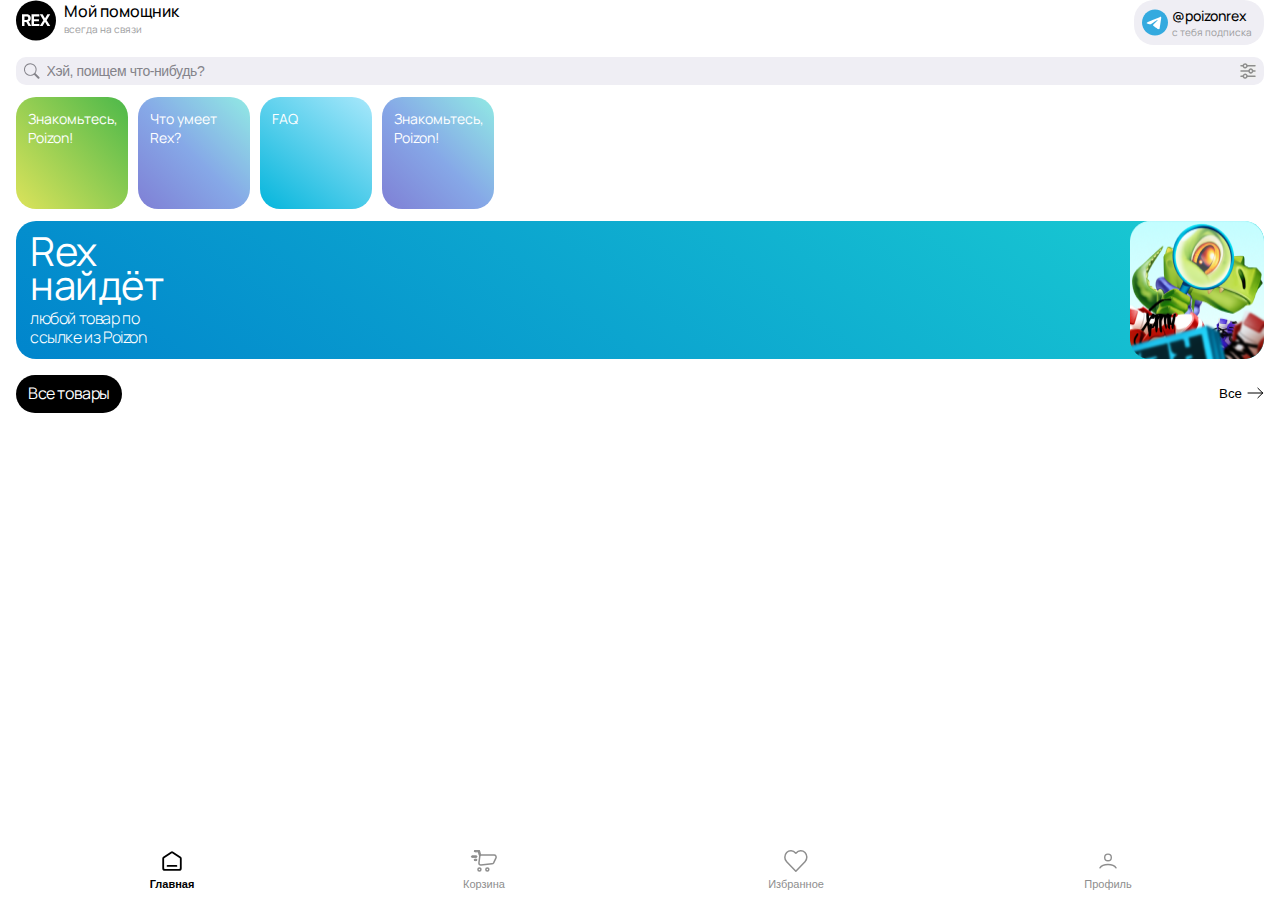
<file: index.html>
<!DOCTYPE html>
<html lang="en">
    <head>
        <meta charset="UTF-8" />
        <meta name="viewport" content="width=device-width; initial-scale=1 user-scalable=no" />

        <title>Poizen Rex</title>

        <link rel="stylesheet" href="assets/css/style.css" />

        <script src="https://telegram.org/js/telegram-web-app.js"></script>
    </head>

    <body>
        <div class="bottom-nav">
            <div class="container">
                <div class="tab-box">
                    <button class="tab-btn active">
                        <svg
                            xmlns="http://www.w3.org/2000/svg"
                            width="24"
                            height="24"
                            viewBox="0 0 25 24"
                            fill="none"
                        >
                            <path
                                d="M7.69999 17.4H17.3M11.7582 2.62527L3.4382 8.25179C3.10054 8.48014 2.89999 8.84979 2.89999 9.24381V19.7741C2.89999 20.7825 3.75961 21.6 4.81999 21.6H20.18C21.2404 21.6 22.1 20.7825 22.1 19.7741V9.24381C22.1 8.84979 21.8994 8.48014 21.5618 8.25179L13.2418 2.62527C12.7977 2.32494 12.2023 2.32494 11.7582 2.62527Z"
                                stroke="black"
                                stroke-width="2"
                                stroke-linecap="round"
                                stroke-linejoin="round"
                            />
                        </svg>
                        Главная
                    </button>
                    <button class="tab-btn">
                        <svg
                            xmlns="http://www.w3.org/2000/svg"
                            width="24"
                            height="24"
                            viewBox="0 0 26 22"
                            fill="none"
                        >
                            <path
                                fill-rule="evenodd"
                                clip-rule="evenodd"
                                d="M9.90857 19.4032C9.90702 20.22 9.24389 20.881 8.42711 20.8799C7.61032 20.8789 6.94888 20.2162 6.9494 19.3994C6.94992 18.5826 7.6122 17.9208 8.42899 17.9208C8.82177 17.9212 9.19832 18.0775 9.4758 18.3555C9.75327 18.6336 9.90895 19.0104 9.90857 19.4032V19.4032Z"
                                stroke="#8E8E8E"
                                stroke-width="1.5"
                                stroke-linecap="round"
                                stroke-linejoin="round"
                            />
                            <path
                                fill-rule="evenodd"
                                clip-rule="evenodd"
                                d="M17.7994 19.4032C17.7978 20.22 17.1347 20.881 16.3179 20.8799C15.5011 20.8789 14.8397 20.2162 14.8402 19.3994C14.8407 18.5826 15.503 17.9208 16.3198 17.9208C16.7126 17.9212 17.0891 18.0775 17.3666 18.3555C17.6441 18.6336 17.7998 19.0104 17.7994 19.4032V19.4032Z"
                                stroke="#8E8E8E"
                                stroke-width="1.5"
                                stroke-linecap="round"
                                stroke-linejoin="round"
                            />
                            <path
                                fill-rule="evenodd"
                                clip-rule="evenodd"
                                d="M23.191 5.07324H8.92175L7.93347 12.9794C7.93347 14.0711 8.8184 14.956 9.91002 14.956L20.9321 13.8265C21.6262 13.8262 22.2693 13.4618 22.6263 12.8665L24.8852 8.0663C25.2513 7.45581 25.2608 6.69563 24.9102 6.07615C24.5595 5.45666 23.9029 5.07358 23.191 5.07324Z"
                                stroke="#8E8E8E"
                                stroke-width="1.5"
                                stroke-linecap="round"
                                stroke-linejoin="round"
                            />
                            <path
                                d="M5.21011 7.36068C5.62432 7.36068 5.96011 7.02489 5.96011 6.61068C5.96011 6.19646 5.62432 5.86068 5.21011 5.86068V7.36068ZM1.16666 5.86068C0.752443 5.86068 0.416656 6.19646 0.416656 6.61068C0.416656 7.02489 0.752443 7.36068 1.16666 7.36068V5.86068ZM5.21004 10.6545C5.62425 10.6545 5.96004 10.3187 5.96004 9.90446C5.96004 9.49025 5.62425 9.15446 5.21004 9.15446V10.6545ZM3.89422 9.15446C3.48001 9.15446 3.14422 9.49025 3.14422 9.90446C3.14422 10.3187 3.48001 10.6545 3.89422 10.6545V9.15446ZM8.19408 5.25467C8.29433 5.65657 8.7014 5.90111 9.1033 5.80086C9.5052 5.70061 9.74974 5.29354 9.64949 4.89164L8.19408 5.25467ZM7.97728 1.28665L8.70499 1.10513L8.70377 1.10036L7.97728 1.28665ZM7.76127 1.12006V1.87007L7.76566 1.87005L7.76127 1.12006ZM3.9903 0.37006C3.57608 0.37006 3.2403 0.705846 3.2403 1.12006C3.2403 1.53427 3.57608 1.87006 3.9903 1.87006V0.37006ZM5.21011 5.86068H1.16666V7.36068H5.21011V5.86068ZM5.21004 9.15446H3.89422V10.6545H5.21004V9.15446ZM9.64949 4.89164L8.70498 1.10514L7.24957 1.46817L8.19408 5.25467L9.64949 4.89164ZM8.70377 1.10036C8.59304 0.668537 8.20266 0.367459 7.75687 0.370073L7.76566 1.87005C7.52326 1.87147 7.31099 1.70775 7.25078 1.47295L8.70377 1.10036ZM7.76127 0.37006H3.9903V1.87006H7.76127V0.37006Z"
                                fill="#8E8E8E"
                            />
                        </svg>
                        Корзина
                    </button>
                    <button class="tab-btn">
                        <svg
                            xmlns="http://www.w3.org/2000/svg"
                            width="24"
                            height="24"
                            viewBox="0 0 24 22"
                            fill="none"
                        >
                            <path
                                fill-rule="evenodd"
                                clip-rule="evenodd"
                                d="M11.8349 21.2092L7.24074 16.494L2.68275 11.7789C0.216833 9.17294 0.216833 5.09435 2.68275 2.48843C3.89021 1.32797 5.52566 0.721541 7.19779 0.814239C8.86993 0.906937 10.4283 1.69042 11.5001 2.97723L11.8349 3.30572L12.1665 2.96309C13.2383 1.67627 14.7967 0.892791 16.4688 0.800093C18.141 0.707396 19.7764 1.31382 20.9839 2.47428C23.4498 5.08021 23.4498 9.1588 20.9839 11.7647L16.4259 16.4799L11.8349 21.2092Z"
                                stroke="#8E8E8E"
                                stroke-width="1.5"
                                stroke-linecap="round"
                                stroke-linejoin="round"
                            />
                        </svg>
                        Избранное
                    </button>
                    <button class="tab-btn">
                        <svg
                            xmlns="http://www.w3.org/2000/svg"
                            width="24"
                            height="24"
                            viewBox="0 0 25 24"
                            fill="none"
                        >
                            <path
                                d="M3.73773 19.5C5.06314 17.2892 7.96801 15.7762 12.5 15.7762C17.032 15.7762 19.9369 17.2892 21.2623 19.5M16.1 8.1C16.1 10.0882 14.4882 11.7 12.5 11.7C10.5118 11.7 8.90001 10.0882 8.90001 8.1C8.90001 6.11177 10.5118 4.5 12.5 4.5C14.4882 4.5 16.1 6.11177 16.1 8.1Z"
                                stroke="#8E8E8E"
                                stroke-width="1.5"
                                stroke-linecap="round"
                            />
                        </svg>
                        Профиль
                    </button>
                </div>
            </div>
        </div>

        <div class="content-box">
            <div class="content active" id="homepage">
                <div class="container">
                    <div class="rex-promo">
                        <div class="rex-helper">
                            <img
                                src="assets/img/rex__helper-logo.svg"
                                alt="REX"
                                class="rex-helper-logo"
                            />
                            <div class="text-container">
                                <span class="rex-helper-heading"> Мой помощник </span>
                                <span class="rex-helper-description"> всегда на связи </span>
                            </div>
                        </div>
                        <div class="rex-tg">
                            <img src="assets/img/tg__logo.svg" alt="TG Logo" class="tg-logo-img" />
                            <div class="text-container">
                                <span class="tg-promo-heading"> @poizonrex </span>
                                <span class="tg-promo-description"> с тебя подписка </span>
                            </div>
                        </div>
                    </div>
                    <div class="form-container">
                        <form action="search" class="search-form">
                            <svg
                                xmlns="http://www.w3.org/2000/svg"
                                width="16"
                                height="16"
                                fill="#84838A"
                                class="bi bi-search"
                                viewBox="0 0 16 16"
                            >
                                <path
                                    d="M11.742 10.344a6.5 6.5 0 1 0-1.397 1.398h-.001c.03.04.062.078.098.115l3.85 3.85a1 1 0 0 0 1.415-1.414l-3.85-3.85a1.007 1.007 0 0 0-.115-.1zM12 6.5a5.5 5.5 0 1 1-11 0 5.5 5.5 0 0 1 11 0"
                                />
                            </svg>
                            <input
                                type="text"
                                name=""
                                id=""
                                placeholder="Хэй, поищем что-нибудь?"
                                class="search-input"
                            />

                            <button class="sort-btn" id="sortBtn">
                                <svg
                                    xmlns="http://www.w3.org/2000/svg"
                                    width="16"
                                    height="16"
                                    viewBox="0 0 16 16"
                                    fill="none"
                                >
                                    <path
                                        fill-rule="evenodd"
                                        clip-rule="evenodd"
                                        d="M6.69002 3.84996C7.19342 3.09341 7.0669 2.0823 6.3926 1.47312C5.71829 0.863941 4.69957 0.840401 3.99785 1.41779C3.29614 1.99517 3.12304 2.99935 3.59096 3.77835C4.05887 4.55735 5.02668 4.87624 5.86602 4.52796C6.20145 4.38801 6.48809 4.15215 6.69002 3.84996Z"
                                        stroke="#8E8E8E"
                                        stroke-width="1.5"
                                        stroke-linecap="round"
                                        stroke-linejoin="round"
                                    />
                                    <path
                                        fill-rule="evenodd"
                                        clip-rule="evenodd"
                                        d="M6.69002 14.165C7.19342 13.4084 7.0669 12.3973 6.3926 11.7881C5.71829 11.1789 4.69957 11.1554 3.99785 11.7328C3.29614 12.3102 3.12304 13.3144 3.59096 14.0934C4.05887 14.8724 5.02668 15.1912 5.86602 14.843C6.20145 14.703 6.48809 14.4672 6.69002 14.165V14.165Z"
                                        stroke="#8E8E8E"
                                        stroke-width="1.5"
                                        stroke-linecap="round"
                                        stroke-linejoin="round"
                                    />
                                    <path
                                        fill-rule="evenodd"
                                        clip-rule="evenodd"
                                        d="M9.30998 9.00695C8.80658 8.25039 8.93311 7.23929 9.60741 6.6301C10.2817 6.02092 11.3004 5.99738 12.0021 6.57477C12.7039 7.15215 12.877 8.15634 12.409 8.93534C11.9411 9.71433 10.9733 10.0332 10.134 9.68495C9.79856 9.54499 9.51191 9.30914 9.30998 9.00695V9.00695Z"
                                        stroke="#8E8E8E"
                                        stroke-width="1.5"
                                        stroke-linecap="round"
                                        stroke-linejoin="round"
                                    />
                                    <path
                                        d="M7 2.07599C6.58579 2.07599 6.25 2.41178 6.25 2.82599C6.25 3.2402 6.58579 3.57599 7 3.57599V2.07599ZM15 3.57599C15.4142 3.57599 15.75 3.2402 15.75 2.82599C15.75 2.41178 15.4142 2.07599 15 2.07599V3.57599ZM3.327 3.57599C3.74121 3.57599 4.077 3.2402 4.077 2.82599C4.077 2.41178 3.74121 2.07599 3.327 2.07599V3.57599ZM1 2.07599C0.585786 2.07599 0.25 2.41178 0.25 2.82599C0.25 3.2402 0.585786 3.57599 1 3.57599V2.07599ZM7 12.392C6.58579 12.392 6.25 12.7278 6.25 13.142C6.25 13.5562 6.58579 13.892 7 13.892V12.392ZM15 13.892C15.4142 13.892 15.75 13.5562 15.75 13.142C15.75 12.7278 15.4142 12.392 15 12.392V13.892ZM3.327 13.892C3.74121 13.892 4.077 13.5562 4.077 13.142C4.077 12.7278 3.74121 12.392 3.327 12.392V13.892ZM1 12.392C0.585786 12.392 0.25 12.7278 0.25 13.142C0.25 13.5562 0.585786 13.892 1 13.892V12.392ZM9 8.73399C9.41421 8.73399 9.75 8.3982 9.75 7.98399C9.75 7.56978 9.41421 7.23399 9 7.23399V8.73399ZM1 7.23399C0.585786 7.23399 0.25 7.56978 0.25 7.98399C0.25 8.3982 0.585786 8.73399 1 8.73399V7.23399ZM12.673 7.23399C12.2588 7.23399 11.923 7.56978 11.923 7.98399C11.923 8.3982 12.2588 8.73399 12.673 8.73399V7.23399ZM15 8.73399C15.4142 8.73399 15.75 8.3982 15.75 7.98399C15.75 7.56978 15.4142 7.23399 15 7.23399V8.73399ZM7 3.57599H15V2.07599H7V3.57599ZM3.327 2.07599H1V3.57599H3.327V2.07599ZM7 13.892H15V12.392H7V13.892ZM3.327 12.392H1V13.892H3.327V12.392ZM9 7.23399H1V8.73399H9V7.23399ZM12.673 8.73399H15V7.23399H12.673V8.73399Z"
                                        fill="#8E8E8E"
                                    />
                                </svg>
                            </button>
                        </form>
                    </div>
                    <section class="section-info">
                        <div class="greeting-container">
                            <ul>
                                <li>Знакомьтесь, Poizon!</li>
                                <li>Что умеет Rex?</li>
                                <li>FAQ</li>
                                <li>Знакомьтесь, Poizon!</li>
                            </ul>
                        </div>
                    </section>
                    <section class="section-rexfind">
                        <div class="rexfind-card">
                            <div class="text-container">
                                <h2 class="rexfind-heading">Rex найдёт</h2>
                                <span class="rexfind-description">
                                    любой товар по ссылке из Poizon
                                </span>
                            </div>
                            <img src="assets/img/rexFind.png" alt="" />
                        </div>
                    </section>
                    <div class="scrollable-tabs-container">
                        <ul id="categories">
                            <li class="scrollable-tabs-btn active" data-id="all">Все товары</li>
                        </ul>
                        <button class="scrollable-tabs-all" id="allBtn">
                            Все
                            <svg
                                xmlns="http://www.w3.org/2000/svg"
                                width="17"
                                height="12"
                                viewBox="0 0 17 12"
                                fill="none"
                            >
                                <path
                                    d="M1 6H15.6772M15.6772 6L10.8672 1.18997M15.6772 6L10.8672 10.81"
                                    stroke="black"
                                    stroke-linecap="round"
                                    stroke-linejoin="round"
                                />
                            </svg>
                        </button>
                    </div>
                    <section class="section-main-product">
                        <ul class="product-list" id="products"></ul>
                    </section>
                </div>
            </div>
            <div class="content">
                <h1>Тут будет Корзина...</h1>
            </div>
            <div class="content">
                <h1>Тут будет Избранное...</h1>
            </div>
            <div class="content">
                <h1>Тут будет Профиль...</h1>
            </div>
        </div>

        <div class="menu-placeholder"></div>
        <script>
            const categoriesContainer = document.getElementById('categories');

            fetch('https://poizonrex.ru/api/category', {
                headers: {
                    'Content-Type': 'application/json',
                },
            })
                .then((data) => data.json())
                .then((categories) => createCategories(categoriesContainer, categories))
                .then(() => {
                    addHandlersCategory();
                });

            function createCategories(container, categories) {
                categories.forEach((category) => {
                    container.insertAdjacentHTML('beforeEnd', getCategoryTemplate(category));
                });
            }

            function getCategoryTemplate({ id, name }) {
                return `<li class="scrollable-tabs-btn" data-id="${id}">${name}</li>`;
            }
        </script>
        <script src="assets/js/main.js"></script>
    </body>
</html>
</file>
<file: assets/css/style.css>
/* Fonts */

@font-face {
    font-family: 'Manrope';
    src: url('../fonts/Manrope-Regular.ttf') format('truetype');
    font-weight: normal;
    font-style: normal;
    font-display: swap;
  }
  
  @font-face {
    font-family: 'Manrope';
    src: url('../fonts/Manrope-SemiBold.ttf') format('truetype');
    font-weight: 600;
    font-style: normal;
    font-display: swap;
  }
  
  @font-face {
    font-family: 'Manrope';
    src: url('../fonts/Manrope-ExtraBold.ttf') format('truetype');
    font-weight: bold;
    font-style: normal;
    font-display: swap;
  }
  
  @font-face {
    font-family: 'Manrope';
    src: url('../fonts/Manrope-Medium.ttf') format('truetype');
    font-weight: 500;
    font-style: normal;
    font-display: swap;
  }
  
  @font-face {
    font-family: 'Manrope';
    src: url('../fonts/Manrope-Light.ttf') format('truetype');
    font-weight: 300;
    font-style: normal;
    font-display: swap;
  }
  
  @font-face {
    font-family: 'Manrope';
    src: url('../fonts/Manrope-Bold.ttf') format('truetype');
    font-weight: bold;
    font-style: normal;
    font-display: swap;
  }
  
  @font-face {
    font-family: 'Manrope';
    src: url('../fonts/Manrope-ExtraLight.ttf') format('truetype');
    font-weight: 200;
    font-style: normal;
    font-display: swap;
  }
  
  /* ----------- */
  /* Main Styles */
  /* ----------- */
  
  body {
    font-family: 'Manrope';
    margin: 0;
    padding: 0;
    scroll-behavior: smooth;
  }
  
  ul {
    margin: 0;
    padding: 0;
    list-style: none;
  }
  
  .container {
    padding-left: 16px;
    padding-right: 16px;
  }
  
  html {
    scroll-behavior: smooth;
  }
  
  * {
    box-sizing: border-box;
  }
  
  /* ---------- */
  /* Bottom-nav */
  /* ---------- */
  
  .bottom-nav {
    position: fixed;
    bottom: 0;
    width: 100%;
    background-color: white;
    height: 70px;
    padding: 10px 0px;
    z-index: 2;
  }
  
  .bottom-nav .container {
    height: 100%;
    display: flex;
    align-items: center;
    flex-direction: column;
    justify-content: flex-end;
  }
  
  .bottom-nav .tab-box {
    display: flex;
    justify-content: space-between;
    align-items: center;
    width: 100%;
  }
  
  *::-webkit-scrollbar {
    display: none;
  }
  
  * {
    -ms-overflow-style: none;
    /* IE и Edge */
    scrollbar-width: none;
    /* Firefox */
  }
  
  .tab-btn {
    background-color: transparent;
    border: none;
    user-select: none;
    -webkit-user-select: none;
    color: #8E8E8E;
    font-size: 11px;
    font-weight: 400;
    display: flex;
    justify-content: center;
    align-items: center;
    flex-direction: column;
    width: 25%;
    padding: 0;
    height: 40px;
  }
  
  .tab-btn.active {
    color: #000;
    font-weight: 600;
  }
  
  .tab-btn svg {
    margin-bottom: 6px;
    width: 40px;
    height: 40px;
  }
  
  .tab-btn svg path {
    stroke: #8E8E8E;
    transition: .1s ease;
  }
  
  .tab-btn.active svg path {
    stroke: #000;
    transition: .1s ease;
  }
  
  /* ------ */
  /* Header */
  /* ------ */
  
  /* Rex Promo */
  
  .rex-promo {
    display: flex;
    justify-content: space-between;
  }
  
  /* Rex Helper */
  
  .rex-helper {
    display: flex;
    align-items: flex-start;
    justify-content: start;
    width: 50%;
  }
  
  .text-container {
    display: flex;
    justify-content: center;
    flex-direction: column;
  }
  
  .rex-helper .text-container {
    margin-left: 8px;
  }
  
  .rex-helper-heading {
    font-size: 16px;
    font-weight: 500;
  }
  
  .rex-helper-description {
    color: #9B9B9D;
    font-size: 10px;
    font-weight: 400;
  }
  
  /* Tg Promo */
  
  .rex-tg {
    background-color: #EFEEF4;
    border-radius: 20px;
    padding: 6px 8px;
    padding-right: 12px;
    display: flex;
  }
  
  .rex-tg .text-container {
    margin-left: 4px;
  }
  
  .tg-promo-heading {
    font-size: 14px;
    font-weight: 500;
  }
  
  .tg-promo-description {
    font-size: 10px;
    color: #9B9B9D;
    font-weight: 400;
  }
  
  /* Search */
  
  .form-container {
    width: 100%;
  }
  
  .search-form {
    background: #EFEEF4;
    border-radius: 10px;
    padding: 6px 8px;
    overflow: hidden;
    display: flex;
    margin-top: 12px;
  }
  
  .search-form svg {
    margin-right: 7px;
  }
  
  .search-input {
    width: 100%;
    background: #EFEEF4;
    border: none;
    padding: 0;
  }
  
  .search-input::placeholder {
    color: #84838A;
    font-size: 14px;
    font-weight: 400;
    line-height: 130%;
    letter-spacing: -0.4px;
  }
  
  .search-input:focus,
  .search-input:active {
    border: none;
    outline: none;
    box-shadow: none;
  }
  
  #homepage {
    overflow: hidden;
  }
  
  .sort-btn {
    margin: 0;
    border: 0;
    padding: 0;
    display: flex;
    align-items: center;
    justify-content: center;
  }
  
  .sort-btn svg {
    margin: 0;
  }
  
  /* Greeting */
  
  .greeting-container ul {
    display: flex;
    gap: 10px;
    overflow-x: scroll;
    margin-top: 12px;
  }
  
  .greeting-container ul::-webkit-scrollbar {
    width: 0;
  }
  
  .greeting-container li {
    display: inline-block;
    user-select: none;
    display: flex;
    flex-direction: column;
    width: 112px;
    height: 112px;
    flex: 0 0 auto;
    border-radius: 20px;
    color: #fff;
    font-size: 14px;
    padding: 12px;
  }
  
  .greeting-container li:nth-child(1) {
    background: linear-gradient(48deg, #DCE35B 0%, #45B649 105.07%);
  }
  
  .greeting-container li:nth-child(2) {
    background: linear-gradient(45deg, #7F7FD5 0%, #86A8E7 48.33%, #91EAE4 100%);
  }
  
  .greeting-container li:nth-child(3) {
    background: linear-gradient(38deg, #00B4DB -2.35%, #BDEEFF 112.7%);
  }
  
  .greeting-container li:nth-child(4) {
    background: linear-gradient(45deg, #7F7FD5 0%, #86A8E7 48.33%, #91EAE4 100%);
  }
  
  .scrollable-tabs-container ul {
    display: flex;
    gap: 8px;
    overflow-x: scroll;
    margin-top: 16px;
  }
  
  .scrollable-tabs-container ul.full {
    flex-wrap: wrap;
  }
  
  .scrollable-tabs-container {
    position: relative;
  }
  
  .scrollable-tabs-container li {
    display: inline-block;
    user-select: none;
    padding: 8px 12px;
    font-size: 16px;
    font-weight: 400;
    color: #8E8E8E;
    line-height: 137.5%;
    letter-spacing: -0.4px;
    white-space: nowrap;
    background: #EEE;
    border-radius: 20px;
    transition: .15s ease;
  }
  
  .scrollable-tabs-container li.active {
    background-color: #000;
    color: #fff;
  }
  
  .scrollable-tabs-all {
    position: absolute;
    right: -16px;
    bottom: 0;
    height: calc(100% + 1px);
    background: #fff;
    border: none;
    padding: 0 16px;
    display: flex;
    align-items: center;
    color: #000;
  }
  
  .scrollable-tabs-all svg {
    margin-left: 5px;
    font-size: 16px;
    font-weight: 400;
    line-height: 137.5%;
  }
  
  .scrollable-tabs-placeholder {
    width: 70px;
    opacity: 0;
  }
  
  /* Rex Find */
  
  .rexfind-heading {
    margin: 0;
    color: #fff;
    font-size: 40px;
    line-height: 84%;
    letter-spacing: -0.4px;
    font-weight: 400;
    max-width: 150px;
    display: inline-block;
  }
  
  .rexfind-description {
    color: #fff;
    font-style: 14px;
    font-weight: 300;
    line-height: 115%;
    letter-spacing: -0.4px;
    max-width: 120px;
    margin-top: 8px;
    display: inline-block;
  }
  
  .rexfind-card {
    background: linear-gradient(37deg, #0083CC -2.65%, #1DD5D3 111.65%);
    padding-right: 0;
    display: flex;
    margin-top: 12px;
    border-radius: 20px;
    justify-content: space-between;
  }
  
  .rexfind-card .text-container {
    padding: 13px 14px;
  }
  
  .rexfind-img {
    max-width: 100%;
    margin-left: auto;
    margin: 0;
  }
  
  /* Products */
  
  .product-list {
    display: flex;
    flex-wrap: wrap;
    align-items: center;
    justify-content: space-around;
    margin-top: 16px;
    gap: 12px;
  }
  
  .product-item {
    width: calc(50% - 12px);
    display: flex;
    align-items: center;
    justify-content: center;
    flex-direction: column;
    background: #fff;
    padding: 12px;
    padding-top: 0;
    box-shadow: 0px 5px 20px 0px rgba(24, 22, 31, 0.10);
    border-radius: 12px;
    min-height: 180px;
    overflow: hidden;
    position: relative;
  }
  
  .product-info {
    margin-top: 4px;
  }
  
  .product-price {
    font-size: 18px;
    font-weight: 600;
    display: block;
  }
  
  .product-name {
    font-size: 12px;
    font-weight: 400;
    line-height: 106%;
  }
  
  .product-container {
    display: flex;
  }
  
  .product-like,
  .share-btn {
    background-color: transparent;
    border: none;
    padding: 0;
  }
  
  .product-img {
    max-width: 100%;
  }
  
  .product-item a {
    color: #000;
    text-decoration: none;
  }
  
  .product-open {
    position: absolute;
    top: 0;
    left: 0;
    width: 65%;
    height: 100%;
    z-index: 2;
  }
  
  .swiper {
    width: 100%;
    height: 100%;
  }
  
  .swiper-slide {
    text-align: center;
    font-size: 18px;
    background: #fff;
    display: flex;
    justify-content: center;
    align-items: center;
  }
  
  .swiper-slide img {
    display: block;
    width: 100%;
    height: 100%;
    object-fit: cover;
  }
  
  .swiper-pagination-bullet {
    background: rgba(0, 0, 0, 0);
    border: 1px #8E8E8E solid;
    opacity: 1;
  }
  
  .swiper-pagination-bullet-active {
    background: #000;
    border: none;
  }
  
  .product-card-pricing-current {
    font-size: 28px;
    font-weight: 600;
    color: #fff;
    padding: 0px 8px;
    background: black;
    border-radius: 8px;
    text-align: center;
    margin-right: 16px;
    white-space: nowrap;
  }
  
  .product-card-pricing-old {
    font-size: 24px;
    font-weight: 600;
    color: #8E8E8E;
    position: relative;
    white-space: nowrap;
  }
  
  .old-price-line {
    position: absolute;
    top: 10%;
    bottom: -5px;
    transform: rotate(5deg);
  }
  
  .product-card-name {
    color: #8E8E8E;
    font-size: 18px;
    font-weight: 400;
    line-height: 106%;
    /* 19.08px */
  }
  
  .product-card-props {
    box-shadow: 0px 5px 20px 0px rgba(24, 22, 31, 0.10);
    padding: 24px 16px;
  }
  
  .product-card-props-row {
    display: flex;
    align-items: center;
    justify-content: space-between;
  }
  
  .product-card .share-btn {
    margin-left: 10px;
  }
  
  .addtocart-container {
    width: 100%;
    display: flex;
    align-items: center;
    justify-content: center;
    padding: 12px 0px;
    background-color: #fff;
  }
  
  .addtocart-btn {
    background: #000;
    padding: 16px 0px;
    border: none;
    border-radius: 10px;
    width: 100%;
    color: #fff;
    font-size: 16px;
    font-weight: 600;
    line-height: 137.5%;
  }
  
  .sizes {
    margin-top: 16px;
  }
  
  .size-info {
    display: flex;
    justify-content: space-between;
  }
  
  .size-info-heading {
    font-size: 18px;
    color: #000;
    font-weight: 500;
    line-height: 106%;
  }
  
  .size-grid {
    font-size: 14px;
    font-weight: 400;
    background: transparent;
    border: none;
    padding: 0;
    color: #8E8E8E;
    line-height: 106%;
  }
  
  .size-list .scrollable-tabs-btn {
    padding: 12px;
    background-color: #fff;
    font-size: 14px;
    font-weight: 400;
    color: #000;
    border-radius: 8px;
    border: #000 1px solid;
  }
  
  .product-card-about {
    margin-top: 24px;
  }
  
  .product-card-about .heading-row {
    display: flex;
    justify-content: space-between;
  }
  
  .about-heading {
    font-size: 18px;
    font-weight: 500;
    line-height: 106%;
  }
  
  .about-full-btn {
    color: #000;
    font-size: 14px;
    font-weight: 400;
    background-color: transparent;
    border: none;
    padding: 0;
    display: flex;
    align-items: center;
    justify-content: center;
    line-height: 106%;
  }
  
  .about-full-btn svg {
    margin-left: 8px;
    transition: .1s ease-in-out;
  }
  
  .about-more {
    display: none;
  }
  
  @keyframes more-fade-top {
    from {
      opacity: 0;
      transform: translateY(-30px);
    }
  
    to {
      opacity: 1;
      transform: translateY(0px);
    }
  }
  
  .about-more.active {
    display: block;
    animation: more-fade-top .3s;
  }
  
  .about-value {
    font-size: 14px;
    font-weight: 400;
    color: #8E8E8E;
    margin-bottom: 8px;
    display: block;
  }
  
  .about-value:first-child {
    margin-top: 8px;
  }
  
  /* Accordion */
  
  button.accordion {
    width: 100%;
    background-color: #fff;
    border: none;
    outline: none;
    text-align: left;
    padding: 0;
    font-size: 18px;
    color: #000;
    font-weight: 500;
    transition: background-color 0.2s linear;
    padding: 16px;
  }
  
  .accordion-item {
    border-radius: 12px;
    box-shadow: 0px 13px 20px 0px rgba(24, 22, 31, 0.10);
    background-color: #fff;
  }
  
  .accordion-item:not(:last-child) {
    margin-bottom: 12px;
  }
  
  button.accordion:after {
    content: '+';
    font-size: 14px;
    float: right;
  }
  
  button.accordion.is-open:after {
    content: '-';
  }
  
  button.accordion:hover, button.accordion.is-open {
    background-color: #fff;
  }
  
  .accordion-content {
    background-color: white;
    max-height: 0;
    overflow: hidden;
    transition: max-height 0.2s ease-in-out;
  }
  
  .accordion-content p {
    color: #8E8E8E;
    font-size: 14px;
    padding: 8px 16px;
    line-height: 120%;
    margin: 0;
  }
  
  /* Tabs Logic */
  
  .content-box .content {
    display: none;
    animation: tabTransition .5s ease;
  }
  
  @keyframes tabTransition {
    from {
      opacity: 0;
      transform: translateX(50px);
    }
  
    to {
      opacity: 1;
      transform: translateX(0px);
    }
  }
  
  .content-box .content.active {
    display: block;
  }
  
  /* Menu placeholder */
  
  .menu-placeholder {
    height: 80px;
    opacity: 0;
  }
</file>
